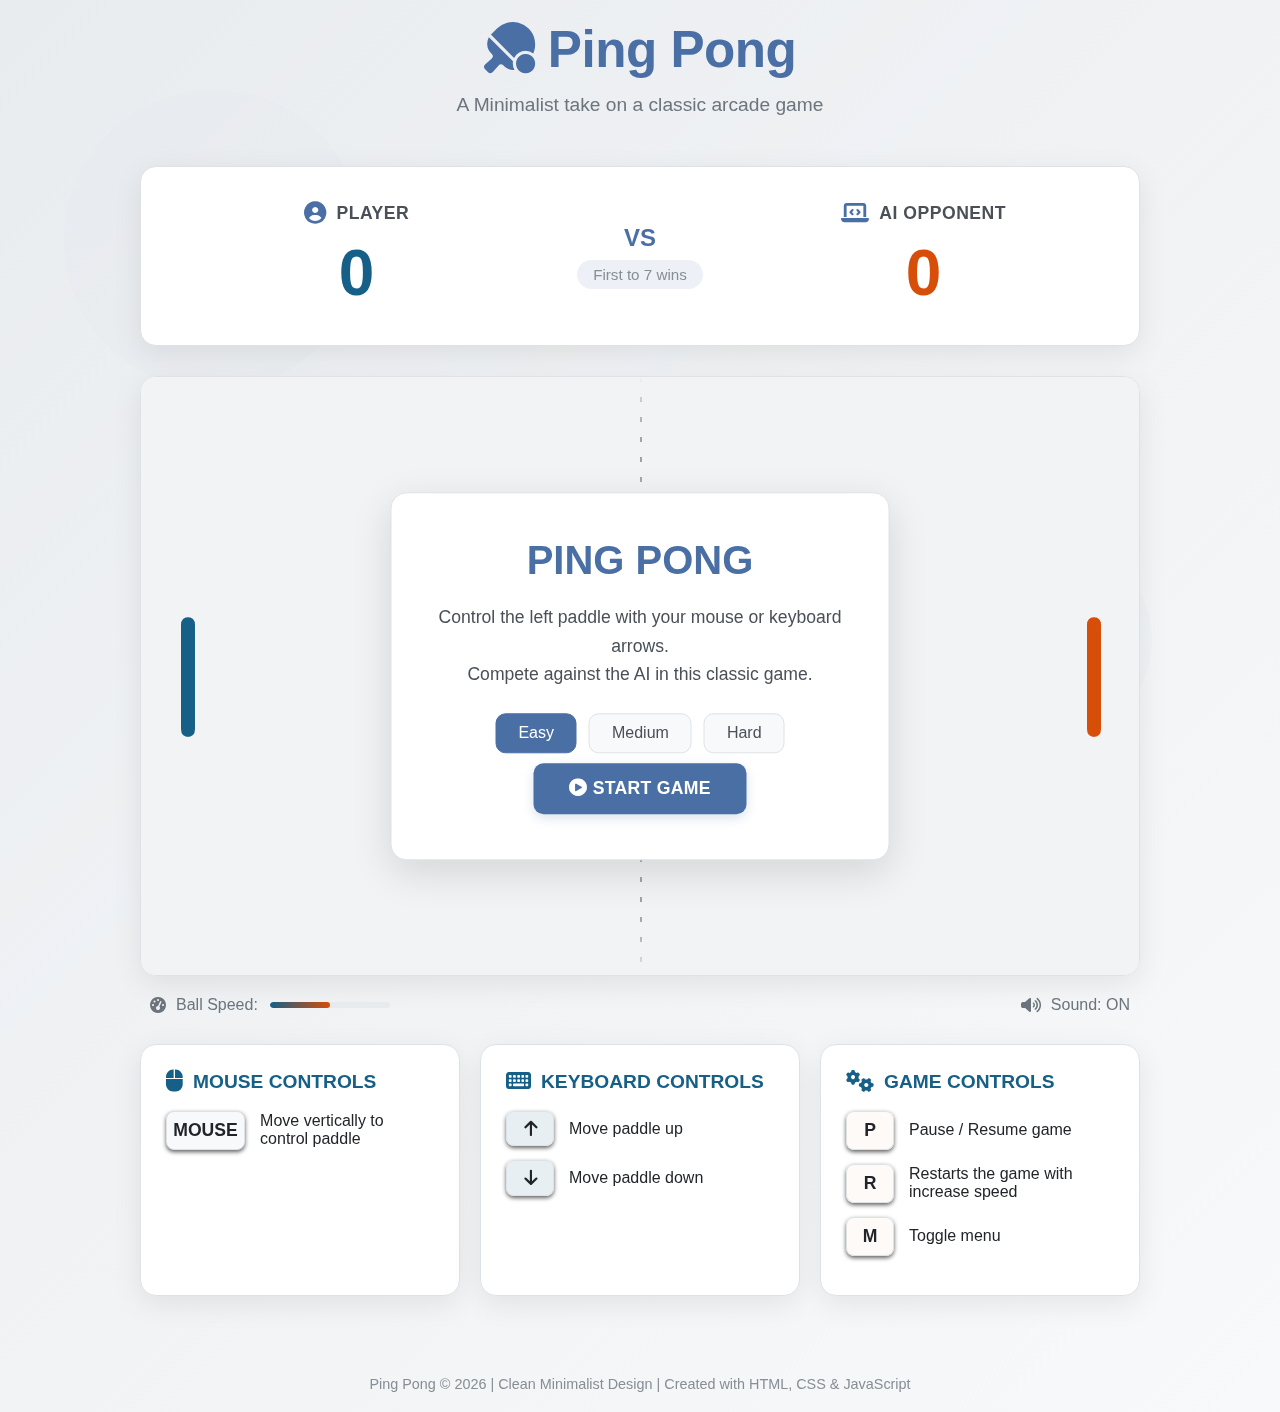
<file: index.html>
<!DOCTYPE html>
<html lang="en">
<head>
    <meta charset="UTF-8">
    <meta name="viewport" content="width=device-width, initial-scale=1.0">
    <title>Ping Pong | Minimal Arcade Game</title>
    <link rel="stylesheet" href="https://cdnjs.cloudflare.com/ajax/libs/font-awesome/6.4.0/css/all.min.css">
    <style>
        * {
            margin: 0;
            padding: 0;
            box-sizing: border-box;
        }

        :root {
            --primary-color: #4a6fa5;
            --secondary-color: #166088;
            --accent-color: #d74e09;
            --dark-bg: #f8f9fa;
            --darker-bg: #e9ecef;
            --light-text: #212529;
            --card-bg: #ffffff;
            --border-color: #dee2e6;
            --shadow: 0 8px 30px rgba(0, 0, 0, 0.08);
            --shadow-hover: 0 12px 40px rgba(0, 0, 0, 0.12);
        }

        body {
            font-family: -apple-system, BlinkMacSystemFont, 'Segoe UI', Roboto, Oxygen, Ubuntu, sans-serif;
            background: linear-gradient(135deg, var(--darker-bg) 0%, var(--dark-bg) 100%);
            color: var(--light-text);
            min-height: 100vh;
            display: flex;
            flex-direction: column;
            align-items: center;
            justify-content: center;
            overflow-x: hidden;
            position: relative;
        }

        /* Subtle background elements */
        .bg-elements {
            position: fixed;
            top: 0;
            left: 0;
            width: 100%;
            height: 100%;
            z-index: -1;
            overflow: hidden;
            opacity: 0.3;
        }

        .bg-circle {
            position: absolute;
            border-radius: 50%;
            background: rgba(74, 111, 165, 0.05);
            animation: float 25s infinite linear;
        }

        .bg-circle:nth-child(1) {
            width: 300px;
            height: 300px;
            top: 10%;
            left: 5%;
            animation-delay: 0s;
        }

        .bg-circle:nth-child(2) {
            width: 200px;
            height: 200px;
            top: 60%;
            right: 10%;
            animation-delay: -8s;
            animation-duration: 20s;
            background: rgba(22, 96, 136, 0.05);
        }

        .bg-circle:nth-child(3) {
            width: 150px;
            height: 150px;
            bottom: 20%;
            left: 15%;
            animation-delay: -15s;
            animation-duration: 30s;
            background: rgba(215, 78, 9, 0.05);
        }

        @keyframes float {
            0% {
                transform: translate(0, 0) rotate(0deg);
            }
            25% {
                transform: translate(20px, 30px) rotate(90deg);
            }
            50% {
                transform: translate(0, 60px) rotate(180deg);
            }
            75% {
                transform: translate(-20px, 30px) rotate(270deg);
            }
            100% {
                transform: translate(0, 0) rotate(360deg);
            }
        }

        .header {
            text-align: center;
            margin-bottom: 30px;
            padding: 20px;
            width: 100%;
            max-width: 1200px;
        }

        h1 {
            font-size: 3.2rem;
            font-weight: 700;
            color: var(--primary-color);
            margin-bottom: 10px;
            letter-spacing: -0.5px;
        }

        .tagline {
            font-size: 1.2rem;
            color: #6c757d;
            margin-top: 15px;
            font-weight: 400;
        }

        .game-container {
            position: relative;
            width: 1000px;
            height: 600px;
            margin: 0 auto;
            border-radius: 16px;
            overflow: hidden;
            box-shadow: var(--shadow);
            background: var(--card-bg);
            border: 1px solid var(--border-color);
            z-index: 1;
        }

        #gameCanvas {
            display: block;
            background: #f1f3f5;
        }

        .scoreboard {
            display: flex;
            justify-content: space-between;
            align-items: center;
            width: 1000px;
            margin-bottom: 30px;
            padding: 25px;
            background: var(--card-bg);
            border-radius: 16px;
            border: 1px solid var(--border-color);
            box-shadow: var(--shadow);
            position: relative;
            overflow: hidden;
        }

        .score {
            display: flex;
            flex-direction: column;
            align-items: center;
            flex: 1;
            padding: 10px;
            transition: all 0.3s ease;
        }

        .score.active {
            transform: scale(1.03);
            background: rgba(74, 111, 165, 0.05);
            border-radius: 12px;
        }

        .player-name {
            font-size: 1.1rem;
            font-weight: 600;
            margin-bottom: 12px;
            color: #495057;
            display: flex;
            align-items: center;
            gap: 10px;
            letter-spacing: 0.5px;
        }

        .player-name i {
            font-size: 1.4rem;
            color: var(--primary-color);
        }

        .player-score {
            font-size: 4rem;
            font-weight: 800;
            color: var(--light-text);
            position: relative;
            font-feature-settings: "tnum";
        }

        .player-score.player {
            color: var(--secondary-color);
        }

        .player-score.computer {
            color: var(--accent-color);
        }

        .vs-container {
            display: flex;
            flex-direction: column;
            align-items: center;
            padding: 0 30px;
        }

        .vs {
            font-size: 1.5rem;
            font-weight: 600;
            color: var(--primary-color);
            margin-bottom: 8px;
        }

        .winning-score {
            font-size: 0.95rem;
            color: #868e96;
            background: rgba(74, 111, 165, 0.1);
            padding: 6px 16px;
            border-radius: 20px;
            font-weight: 500;
        }

        .controls-container {
            display: grid;
            grid-template-columns: repeat(3, 1fr);
            gap: 20px;
            width: 1000px;
            margin-top: 30px;
            margin-bottom: 30px;
        }

        .control-card {
            background: var(--card-bg);
            border-radius: 16px;
            padding: 25px;
            border: 1px solid var(--border-color);
            transition: all 0.3s ease;
            box-shadow: var(--shadow);
        }

        .control-card:hover {
            transform: translateY(-5px);
            border-color: var(--primary-color);
            box-shadow: var(--shadow-hover);
        }

        .control-card h3 {
            font-size: 1.2rem;
            margin-bottom: 18px;
            color: var(--secondary-color);
            display: flex;
            align-items: center;
            gap: 10px;
            font-weight: 600;
        }

        .control-card h3 i {
            font-size: 1.4rem;
        }

        .control-item {
            display: flex;
            align-items: center;
            margin-bottom: 14px;
        }

        .key {
            display: inline-flex;
            align-items: center;
            justify-content: center;
            background: #f8f9fa;
            color: var(--light-text);
            padding: 8px 14px;
            margin-right: 15px;
            border-radius: 8px;
            border: 1px solid var(--border-color);
            min-width: 48px;
            text-align: center;
            font-weight: 600;
            font-size: 1.1rem;
            box-shadow: 0 2px 4px rgba(0, 0, 0, 0.623);
        }

        .control-card:nth-child(2) .key {
            background: rgba(22, 96, 136, 0.103);
        }

        .control-card:nth-child(3) .key {
            background: rgba(215, 78, 9, 0.027);
        }

        .game-status {
            position: absolute;
            top: 50%;
            left: 50%;
            transform: translate(-50%, -50%);
            background: var(--card-bg);
            padding: 45px;
            border-radius: 16px;
            border: 1px solid var(--border-color);
            text-align: center;
            z-index: 10;
            min-width: 480px;
            box-shadow: var(--shadow-hover);
            animation: fadeIn 0.4s ease-out;
        }

        @keyframes fadeIn {
            from { opacity: 0; transform: translate(-50%, -50%) scale(0.95); }
            to { opacity: 1; transform: translate(-50%, -50%) scale(1); }
        }

        .game-status h2 {
            font-size: 2.5rem;
            margin-bottom: 20px;
            color: var(--primary-color);
            font-weight: 700;
        }

        .game-status p {
            margin-bottom: 25px;
            font-size: 1.1rem;
            line-height: 1.6;
            color: #495057;
        }

        .btn {
            background: var(--primary-color);
            color: white;
            border: none;
            padding: 15px 36px;
            font-size: 1.1rem;
            border-radius: 10px;
            cursor: pointer;
            transition: all 0.3s ease;
            font-weight: 600;
            letter-spacing: 0.3px;
            margin-top: 10px;
            box-shadow: 0 4px 12px rgba(74, 111, 165, 0.2);
        }

        .btn:hover {
            background: var(--secondary-color);
            transform: translateY(-2px);
            box-shadow: 0 6px 16px rgba(74, 111, 165, 0.3);
        }

        .btn:active {
            transform: translateY(0);
        }

        .btn-secondary {
            background: #6c757d;
            margin-left: 15px;
        }

        .btn-secondary:hover {
            background: #5a6268;
        }

        .hidden {
            display: none;
        }

        .footer {
            margin-top: 30px;
            text-align: center;
            color: #868e96;
            font-size: 0.9rem;
            padding: 20px;
            width: 100%;
        }

        .difficulty-selector {
            display: flex;
            gap: 12px;
            margin-top: 20px;
            justify-content: center;
        }

        .difficulty-btn {
            padding: 10px 22px;
            border-radius: 10px;
            background: #f8f9fa;
            border: 1px solid var(--border-color);
            color: #495057;
            cursor: pointer;
            transition: all 0.3s ease;
            font-weight: 500;
        }

        .difficulty-btn.active {
            background: var(--primary-color);
            color: white;
            border-color: var(--primary-color);
        }

        .game-info {
            display: flex;
            justify-content: space-between;
            width: 1000px;
            margin-top: 20px;
            padding: 0 10px;
        }

        .info-item {
            display: flex;
            align-items: center;
            gap: 10px;
            color: #6c757d;
            font-weight: 500;
        }

        .ball-speed-indicator {
            display: flex;
            align-items: center;
            gap: 12px;
        }

        .speed-bar {
            width: 120px;
            height: 6px;
            background: #e9ecef;
            border-radius: 3px;
            overflow: hidden;
        }

        .speed-fill {
            height: 100%;
            background: linear-gradient(90deg, var(--secondary-color), var(--accent-color));
            border-radius: 3px;
            width: 0%;
            transition: width 0.5s ease;
        }

        /* Particle effects for scoring */
        .particle {
            position: absolute;
            pointer-events: none;
            border-radius: 50%;
            z-index: 2;
        }

        /* Responsive design */
        @media (max-width: 1100px) {
            .game-container, .scoreboard, .controls-container, .game-info {
                width: 95%;
                max-width: 95%;
            }
            
            .game-container {
                height: 500px;
            }
            
            h1 {
                font-size: 2.6rem;
            }
        }

        @media (max-width: 768px) {
            .controls-container {
                grid-template-columns: 1fr;
            }
            
            .game-container {
                height: 400px;
            }
            
            h1 {
                font-size: 2.2rem;
            }
            
            .player-score {
                font-size: 3.2rem;
            }
            
            .game-status {
                min-width: 90%;
                padding: 30px;
            }
            
            .game-status h2 {
                font-size: 2rem;
            }
        }
    </style>
</head>
<body>
    <div class="bg-elements">
        <div class="bg-circle"></div>
        <div class="bg-circle"></div>
        <div class="bg-circle"></div>
    </div>

    <div class="header">
        <h1><i class="fas fa-table-tennis"></i> Ping Pong</h1>
        <p class="tagline">A Minimalist take on a classic arcade game</p>
    </div>

    <div class="scoreboard">
        <div class="score" id="playerScoreContainer">
            <div class="player-name"><i class="fas fa-user-circle"></i> PLAYER</div>
            <div id="playerScore" class="player-score player">0</div>
        </div>
        
        <div class="vs-container">
            <div class="vs">VS</div>
            <div class="winning-score">First to 7 wins</div>
        </div>
        
        <div class="score" id="computerScoreContainer">
            <div class="player-name"><i class="fas fa-laptop-code"></i> AI OPPONENT</div>
            <div id="computerScore" class="player-score computer">0</div>
        </div>
    </div>

    <div class="game-container">
        <canvas id="gameCanvas" width="1000" height="600"></canvas>
        
        <div id="startScreen" class="game-status">
            <h2>PING PONG</h2>
            <p>Control the left paddle with your mouse or keyboard arrows.<br>Compete against the AI in this classic game.</p>
            
            <div class="difficulty-selector">
                <div class="difficulty-btn active" data-level="easy">Easy</div>
                <div class="difficulty-btn" data-level="medium">Medium</div>
                <div class="difficulty-btn" data-level="hard">Hard</div>
            </div>
            
            <button id="startButton" class="btn"><i class="fas fa-play-circle"></i> START GAME</button>
        </div>
        
        <div id="gameOverScreen" class="game-status hidden">
            <h2 id="gameOverTitle">VICTORY</h2>
            <p id="gameOverMessage"></p>
            <div>
                <button id="restartButton" class="btn"><i class="fas fa-redo-alt"></i> PLAY AGAIN</button>
                <button id="menuButton" class="btn btn-secondary"><i class="fas fa-home"></i> MAIN MENU</button>
            </div>
        </div>
        
        <div id="pauseScreen" class="game-status hidden">
            <h2>GAME PAUSED</h2>
            <p>Take a break</p>
            <button id="resumeButton" class="btn"><i class="fas fa-play-circle"></i> RESUME</button>
        </div>
    </div>

    <div class="game-info">
        <div class="info-item">
            <i class="fas fa-tachometer-alt"></i>
            <div class="ball-speed-indicator">
                <span>Ball Speed:</span>
                <div class="speed-bar">
                    <div id="speedFill" class="speed-fill"></div>
                </div>
            </div>
        </div>
        <div class="info-item">
            <i class="fas fa-volume-up"></i>
            <span>Sound: ON</span>
        </div>
    </div>

    <div class="controls-container">
        <div class="control-card">
            <h3><i class="fas fa-mouse"></i> MOUSE CONTROLS</h3>
            <div class="control-item">
                <div class="key">MOUSE</div>
                <span>Move vertically to control paddle</span>
            </div>
        </div>
        
        <div class="control-card">
            <h3><i class="fas fa-keyboard"></i> KEYBOARD CONTROLS</h3>
            <div class="control-item">
                <div class="key"><i class="fas fa-arrow-up"></i></div>
                <span>Move paddle up</span>
            </div>
            <div class="control-item">
                <div class="key"><i class="fas fa-arrow-down"></i></div>
                <span>Move paddle down</span>
            </div>
        </div>
        
        <div class="control-card">
            <h3><i class="fas fa-cogs"></i> GAME CONTROLS</h3>
            <div class="control-item">
                <div class="key">P</div>
                <span>Pause / Resume game</span>
            </div>
            <div class="control-item">
                <div class="key">R</div>
                <span>Restarts the game with increase speed</span>
            </div>
            <div class="control-item">
                <div class="key">M</div>
                <span>Toggle menu</span>
            </div>
        </div>
    </div>

    <div class="footer">
        <p>Ping Pong &copy; 2026 | Clean Minimalist Design | Created with HTML, CSS & JavaScript</p>
    </div>

    <script>
        // Game elements
        const canvas = document.getElementById('gameCanvas');
        const ctx = canvas.getContext('2d');
        const playerScoreElement = document.getElementById('playerScore');
        const computerScoreElement = document.getElementById('computerScore');
        const playerScoreContainer = document.getElementById('playerScoreContainer');
        const computerScoreContainer = document.getElementById('computerScoreContainer');
        const startScreen = document.getElementById('startScreen');
        const gameOverScreen = document.getElementById('gameOverScreen');
        const pauseScreen = document.getElementById('pauseScreen');
        const startButton = document.getElementById('startButton');
        const restartButton = document.getElementById('restartButton');
        const menuButton = document.getElementById('menuButton');
        const resumeButton = document.getElementById('resumeButton');
        const gameOverTitle = document.getElementById('gameOverTitle');
        const gameOverMessage = document.getElementById('gameOverMessage');
        const speedFill = document.getElementById('speedFill');
        const difficultyButtons = document.querySelectorAll('.difficulty-btn');
        
        // Game variables
        let playerScore = 0;
        let computerScore = 0;
        let gameRunning = false;
        let gamePaused = false;
        let gameOver = false;
        let animationId;
        const winningScore = 7;
        let difficulty = 'medium'; // easy, medium, hard
        let particles = [];
        
        // Difficulty settings
        const difficultySettings = {
            easy: { computerSpeed: 0.7, computerError: 25, ballSpeed: 5 },
            medium: { computerSpeed: 0.85, computerError: 15, ballSpeed: 6 },
            hard: { computerSpeed: 1.0, computerError: 5, ballSpeed: 7 }
        };
        
        // Paddle properties
        const paddleWidth = 14;
        const paddleHeight = 120;
        const paddleSpeed = 10;
        
        // Player paddle
        const playerPaddle = {
            x: 40,
            y: canvas.height / 2 - paddleHeight / 2,
            width: paddleWidth,
            height: paddleHeight,
            color: '#166088',
            speed: paddleSpeed,
            movingUp: false,
            movingDown: false,
            active: false
        };
        
        // Computer paddle
        const computerPaddle = {
            x: canvas.width - 40 - paddleWidth,
            y: canvas.height / 2 - paddleHeight / 2,
            width: paddleWidth,
            height: paddleHeight,
            color: '#d74e09',
            speed: paddleSpeed * difficultySettings[difficulty].computerSpeed,
            active: false
        };
        
        // Ball properties
        const ball = {
            x: canvas.width / 2,
            y: canvas.height / 2,
            radius: 12,
            speed: difficultySettings[difficulty].ballSpeed,
            velocityX: difficultySettings[difficulty].ballSpeed,
            velocityY: difficultySettings[difficulty].ballSpeed,
            color: '#4a6fa5',
            trail: []
        };
        
        // Draw a rounded rectangle (for paddles)
        function drawRoundedRect(x, y, width, height, radius, color) {
            ctx.fillStyle = color;
            ctx.beginPath();
            ctx.moveTo(x + radius, y);
            ctx.lineTo(x + width - radius, y);
            ctx.quadraticCurveTo(x + width, y, x + width, y + radius);
            ctx.lineTo(x + width, y + height - radius);
            ctx.quadraticCurveTo(x + width, y + height, x + width - radius, y + height);
            ctx.lineTo(x + radius, y + height);
            ctx.quadraticCurveTo(x, y + height, x, y + height - radius);
            ctx.lineTo(x, y + radius);
            ctx.quadraticCurveTo(x, y, x + radius, y);
            ctx.closePath();
            ctx.fill();
        }
        
        // Draw the ball with subtle trail effect
        function drawBall(x, y, radius, color) {
            // Draw subtle trail
            for (let i = 0; i < ball.trail.length; i++) {
                const alpha = i / ball.trail.length * 0.4;
                const trailRadius = radius * (i / ball.trail.length * 0.7);
                
                ctx.beginPath();
                ctx.arc(ball.trail[i].x, ball.trail[i].y, trailRadius, 0, Math.PI * 2);
                ctx.fillStyle = `rgba(74, 111, 165, ${alpha})`;
                ctx.fill();
            }
            
            // Draw main ball with gradient
            const gradient = ctx.createRadialGradient(x, y, 0, x, y, radius);
            gradient.addColorStop(0, '#ffffff');
            gradient.addColorStop(1, color);
            
            ctx.fillStyle = gradient;
            ctx.beginPath();
            ctx.arc(x, y, radius, 0, Math.PI * 2);
            ctx.fill();
            
            // Update trail
            ball.trail.unshift({x: x, y: y});
            if (ball.trail.length > 6) {
                ball.trail.pop();
            }
        }
        
        // Draw the net (center line) with subtle effect
        function drawNet() {
            const gradient = ctx.createLinearGradient(canvas.width / 2, 0, canvas.width / 2, canvas.height);
            gradient.addColorStop(0, 'transparent');
            gradient.addColorStop(0.2, '#adb5bd');
            gradient.addColorStop(0.5, '#4a6fa5');
            gradient.addColorStop(0.8, '#adb5bd');
            gradient.addColorStop(1, 'transparent');
            
            ctx.setLineDash([5, 15]);
            ctx.beginPath();
            ctx.moveTo(canvas.width / 2, 0);
            ctx.lineTo(canvas.width / 2, canvas.height);
            ctx.strokeStyle = gradient;
            ctx.lineWidth = 2;
            ctx.stroke();
            ctx.setLineDash([]);
        }
        
        // Draw subtle particles
        function drawParticles() {
            for (let i = 0; i < particles.length; i++) {
                const p = particles[i];
                
                ctx.globalAlpha = p.alpha;
                ctx.fillStyle = p.color;
                ctx.beginPath();
                ctx.arc(p.x, p.y, p.size, 0, Math.PI * 2);
                ctx.fill();
                
                // Update particle
                p.x += p.vx;
                p.y += p.vy;
                p.alpha -= 0.02;
                p.size -= 0.1;
                
                // Remove dead particles
                if (p.alpha <= 0 || p.size <= 0) {
                    particles.splice(i, 1);
                    i--;
                }
            }
            ctx.globalAlpha = 1;
        }
        
        // Create subtle particle effects
        function createParticles(x, y, color, count = 10) {
            for (let i = 0; i < count; i++) {
                particles.push({
                    x: x,
                    y: y,
                    size: Math.random() * 3 + 1,
                    color: color,
                    vx: Math.random() * 4 - 2,
                    vy: Math.random() * 4 - 2,
                    alpha: 0.7
                });
            }
        }
        
        // Draw everything on the canvas
        function draw() {
            // Clear canvas with subtle fade effect
            ctx.fillStyle = 'rgba(241, 243, 245, 0.2)';
            ctx.fillRect(0, 0, canvas.width, canvas.height);
            
            // Draw net
            drawNet();
            
            // Draw particles
            drawParticles();
            
            // Draw paddles
            drawRoundedRect(playerPaddle.x, playerPaddle.y, playerPaddle.width, playerPaddle.height, 8, playerPaddle.color);
            drawRoundedRect(computerPaddle.x, computerPaddle.y, computerPaddle.width, computerPaddle.height, 8, computerPaddle.color);
            
            // Draw ball
            drawBall(ball.x, ball.y, ball.radius, ball.color);
        }
        
        // Move player paddle based on keyboard input
        function movePlayerPaddle() {
            // Keyboard controls
            if (playerPaddle.movingUp && playerPaddle.y > 0) {
                playerPaddle.y -= playerPaddle.speed;
            }
            if (playerPaddle.movingDown && playerPaddle.y + playerPaddle.height < canvas.height) {
                playerPaddle.y += playerPaddle.speed;
            }
            
            // Keep paddle within canvas bounds
            if (playerPaddle.y < 0) playerPaddle.y = 0;
            if (playerPaddle.y + playerPaddle.height > canvas.height) {
                playerPaddle.y = canvas.height - playerPaddle.height;
            }
        }
        
        // Move computer paddle (AI)
        function moveComputerPaddle() {
            // AI with difficulty-based imperfection
            const computerPaddleCenter = computerPaddle.y + computerPaddle.height / 2;
            const ballCenter = ball.y;
            
            // Add randomness based on difficulty
            const reactionError = Math.random() * difficultySettings[difficulty].computerError * 2 - difficultySettings[difficulty].computerError;
            
            if (computerPaddleCenter < ballCenter + reactionError) {
                computerPaddle.y += computerPaddle.speed;
            } else if (computerPaddleCenter > ballCenter + reactionError) {
                computerPaddle.y -= computerPaddle.speed;
            }
            
            // Keep computer paddle within canvas bounds
            if (computerPaddle.y < 0) computerPaddle.y = 0;
            if (computerPaddle.y + computerPaddle.height > canvas.height) {
                computerPaddle.y = canvas.height - computerPaddle.height;
            }
        }
        
        // Move the ball
        function moveBall() {
            // Update ball position
            ball.x += ball.velocityX;
            ball.y += ball.velocityY;
            
            // Ball collision with top and bottom walls
            if (ball.y + ball.radius > canvas.height || ball.y - ball.radius < 0) {
                ball.velocityY = -ball.velocityY;
                
                // Create subtle particles on wall hit
                createParticles(ball.x, ball.y, '#adb5bd', 5);
                
                // Update ball speed indicator
                updateSpeedIndicator();
            }
            
            // Ball collision with paddles
            if (
                ball.x - ball.radius < playerPaddle.x + playerPaddle.width &&
                ball.x + ball.radius > playerPaddle.x &&
                ball.y + ball.radius > playerPaddle.y &&
                ball.y - ball.radius < playerPaddle.y + playerPaddle.height
            ) {
                // Collision with player paddle
                handlePaddleCollision(playerPaddle);
            } else if (
                ball.x + ball.radius > computerPaddle.x &&
                ball.x - ball.radius < computerPaddle.x + computerPaddle.width &&
                ball.y + ball.radius > computerPaddle.y &&
                ball.y - ball.radius < computerPaddle.y + computerPaddle.height
            ) {
                // Collision with computer paddle
                handlePaddleCollision(computerPaddle);
            }
            
            // Score points
            if (ball.x - ball.radius < 0) {
                // Computer scores
                computerScore++;
                computerScoreElement.textContent = computerScore;
                computerScoreContainer.classList.add('active');
                setTimeout(() => computerScoreContainer.classList.remove('active'), 300);
                
                // Create subtle scoring particles
                createParticles(canvas.width / 4, canvas.height / 2, '#d74e09', 12);
                
                resetBall();
            } else if (ball.x + ball.radius > canvas.width) {
                // Player scores
                playerScore++;
                playerScoreElement.textContent = playerScore;
                playerScoreContainer.classList.add('active');
                setTimeout(() => playerScoreContainer.classList.remove('active'), 300);
                
                // Create subtle scoring particles
                createParticles(canvas.width * 3/4, canvas.height / 2, '#166088', 12);
                
                resetBall();
            }
            
            // Check for win condition
            if (playerScore >= winningScore || computerScore >= winningScore) {
                endGame();
            }
        }
        
        // Handle paddle collision
        function handlePaddleCollision(paddle) {
            // Calculate angle based on where the ball hits the paddle
            let collidePoint = (ball.y - (paddle.y + paddle.height / 2)) / (paddle.height / 2);
            
            // Calculate angle in radians (max 60 degrees)
            let angleRad = collidePoint * (Math.PI / 4);
            
            // Determine direction of the ball (left or right)
            let direction = (ball.x < canvas.width / 2) ? 1 : -1;
            
            // Change velocity based on angle
            ball.velocityX = direction * ball.speed * Math.cos(angleRad);
            ball.velocityY = ball.speed * Math.sin(angleRad);
            
            // Increase speed slightly with each hit (to increase difficulty)
            ball.speed += 0.1;
            
            // Update ball speed indicator
            updateSpeedIndicator();
            
            // Visual feedback for paddle hit
            paddle.active = true;
            createParticles(ball.x, ball.y, paddle.color, 8);
            
            setTimeout(() => {
                paddle.active = false;
            }, 200);
        }
        
        // Update ball speed indicator
        function updateSpeedIndicator() {
            const maxSpeed = 12;
            const percentage = (ball.speed / maxSpeed) * 100;
            speedFill.style.width = `${Math.min(percentage, 100)}%`;
        }
        
        // Reset ball to center
        function resetBall() {
            ball.x = canvas.width / 2;
            ball.y = canvas.height / 2;
            ball.speed = difficultySettings[difficulty].ballSpeed;
            ball.trail = [];
            
            // Randomize initial direction (towards the player who just scored)
            ball.velocityX = (ball.velocityX > 0) ? -ball.speed : ball.speed;
            ball.velocityY = (Math.random() * 2 - 1) * ball.speed;
            
            updateSpeedIndicator();
        }
        
        // Game loop
        function gameLoop() {
            if (!gameRunning || gamePaused || gameOver) return;
            
            // Update game state
            movePlayerPaddle();
            moveComputerPaddle();
            moveBall();
            
            // Draw everything
            draw();
            
            // Continue the game loop
            animationId = requestAnimationFrame(gameLoop);
        }
        
        // Start the game
        function startGame() {
            playerScore = 0;
            computerScore = 0;
            playerScoreElement.textContent = "0";
            computerScoreElement.textContent = "0";
            
            // Reset paddles
            playerPaddle.y = canvas.height / 2 - paddleHeight / 2;
            computerPaddle.y = canvas.height / 2 - paddleHeight / 2;
            
            // Update computer paddle speed based on difficulty
            computerPaddle.speed = paddleSpeed * difficultySettings[difficulty].computerSpeed;
            
            // Reset ball
            resetBall();
            
            // Clear particles
            particles = [];
            
            // Update game state
            gameRunning = true;
            gamePaused = false;
            gameOver = false;
            
            // Hide screens
            startScreen.classList.add('hidden');
            gameOverScreen.classList.add('hidden');
            pauseScreen.classList.add('hidden');
            
            // Start game loop
            gameLoop();
        }
        
        // End the game
        function endGame() {
            gameRunning = false;
            gameOver = true;
            
            // Determine winner
            let winner = playerScore > computerScore ? "PLAYER" : "AI";
            
            // Update game over screen
            gameOverTitle.textContent = playerScore > computerScore ? "VICTORY!" : "DEFEAT";
            gameOverTitle.style.color = playerScore > computerScore ? "#166088" : "#d74e09";
            
            gameOverMessage.textContent = playerScore > computerScore 
                ? `Congratulations! You defeated the AI ${playerScore} to ${computerScore}.` 
                : `The AI defeated you ${computerScore} to ${playerScore}. Try again!`;
            
            // Create subtle celebration particles
            const particleColor = playerScore > computerScore ? '#166088' : '#d74e09';
            for (let i = 0; i < 30; i++) {
                setTimeout(() => {
                    createParticles(
                        Math.random() * canvas.width,
                        Math.random() * canvas.height,
                        particleColor,
                        2
                    );
                }, i * 50);
            }
            
            // Show game over screen
            gameOverScreen.classList.remove('hidden');
        }
        
        // Pause/resume game
        function togglePause() {
            if (!gameRunning || gameOver) return;
            
            gamePaused = !gamePaused;
            
            if (gamePaused) {
                pauseScreen.classList.remove('hidden');
                cancelAnimationFrame(animationId);
            } else {
                pauseScreen.classList.add('hidden');
                gameLoop();
            }
        }
        
        // Mouse movement handler
        function handleMouseMove(e) {
            if (!gameRunning || gamePaused || gameOver) return;
            
            // Get mouse position relative to canvas
            const rect = canvas.getBoundingClientRect();
            const mouseY = e.clientY - rect.top;
            
            // Move player paddle to mouse position (centered)
            playerPaddle.y = mouseY - playerPaddle.height / 2;
            
            // Keep paddle within canvas bounds
            if (playerPaddle.y < 0) playerPaddle.y = 0;
            if (playerPaddle.y + playerPaddle.height > canvas.height) {
                playerPaddle.y = canvas.height - playerPaddle.height;
            }
        }
        
        // Keyboard input handlers
        function handleKeyDown(e) {
            switch(e.key.toLowerCase()) {
                case 'arrowup':
                    playerPaddle.movingUp = true;
                    break;
                case 'arrowdown':
                    playerPaddle.movingDown = true;
                    break;
                case 'p':
                    togglePause();
                    break;
                case 'r':
                    startGame();
                    break;
                case 'm':
                    if (gameRunning && !gameOver) {
                        togglePause();
                    }
                    break;
            }
        }
        
        function handleKeyUp(e) {
            switch(e.key.toLowerCase()) {
                case 'arrowup':
                    playerPaddle.movingUp = false;
                    break;
                case 'arrowdown':
                    playerPaddle.movingDown = false;
                    break;
            }
        }
        
        // Set difficulty
        function setDifficulty(level) {
            difficulty = level;
            
            // Update UI
            difficultyButtons.forEach(btn => {
                btn.classList.remove('active');
                if (btn.dataset.level === level) {
                    btn.classList.add('active');
                }
            });
            
            // Update computer paddle speed for current game
            if (gameRunning) {
                computerPaddle.speed = paddleSpeed * difficultySettings[difficulty].computerSpeed;
            }
        }
        
        // Event listeners
        startButton.addEventListener('click', startGame);
        restartButton.addEventListener('click', startGame);
        menuButton.addEventListener('click', () => {
            gameOverScreen.classList.add('hidden');
            startScreen.classList.remove('hidden');
            gameRunning = false;
        });
        resumeButton.addEventListener('click', togglePause);
        
        // Difficulty buttons
        difficultyButtons.forEach(btn => {
            btn.addEventListener('click', () => setDifficulty(btn.dataset.level));
        });
        
        canvas.addEventListener('mousemove', handleMouseMove);
        document.addEventListener('keydown', handleKeyDown);
        document.addEventListener('keyup', handleKeyUp);
        
        // Initial draw
        draw();
        updateSpeedIndicator();
    </script>
</body>
</html>
</file>
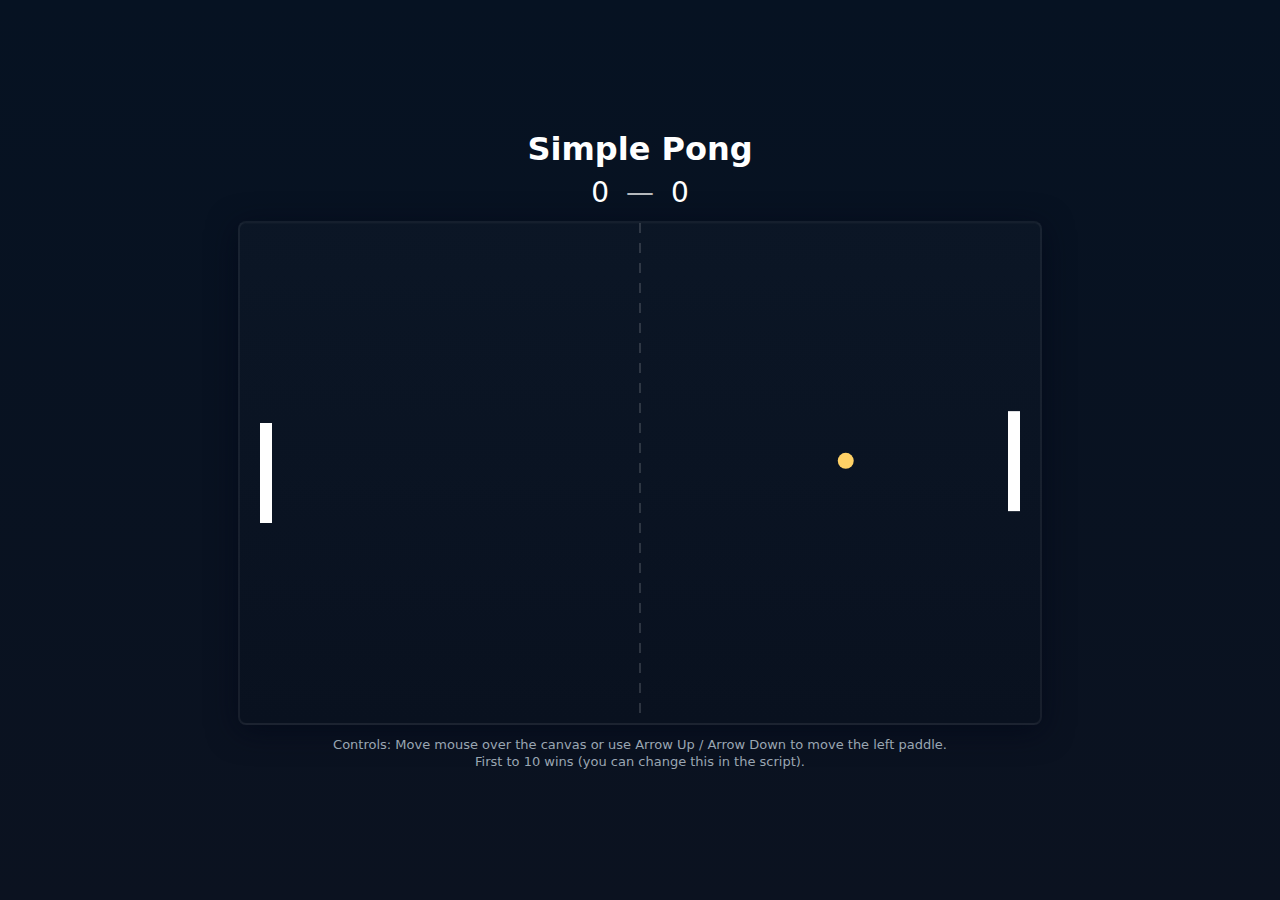
<file: Ping Pong/index.html>
<!doctype html>
<html lang="en">
<head>
  <meta charset="utf-8" />
  <meta name="viewport" content="width=device-width,initial-scale=1" />
  <title>Simple Pong</title>
  <link rel="stylesheet" href="styles.css" />
</head>
<body>
  <div class="container">
    <h1>Simple Pong</h1>
    <div id="scoreboard">
      <span id="leftScore">0</span>
      <span class="separator">—</span>
      <span id="rightScore">0</span>
    </div>
    <canvas id="game" width="800" height="500" tabindex="0"></canvas>
    <div class="instructions">
      Controls: Move mouse over the canvas or use Arrow Up / Arrow Down to move the left paddle.
      <br />
      First to 10 wins (you can change this in the script).
    </div>
  </div>
  <script src="script.js"></script>
</body>
</html>
</file>
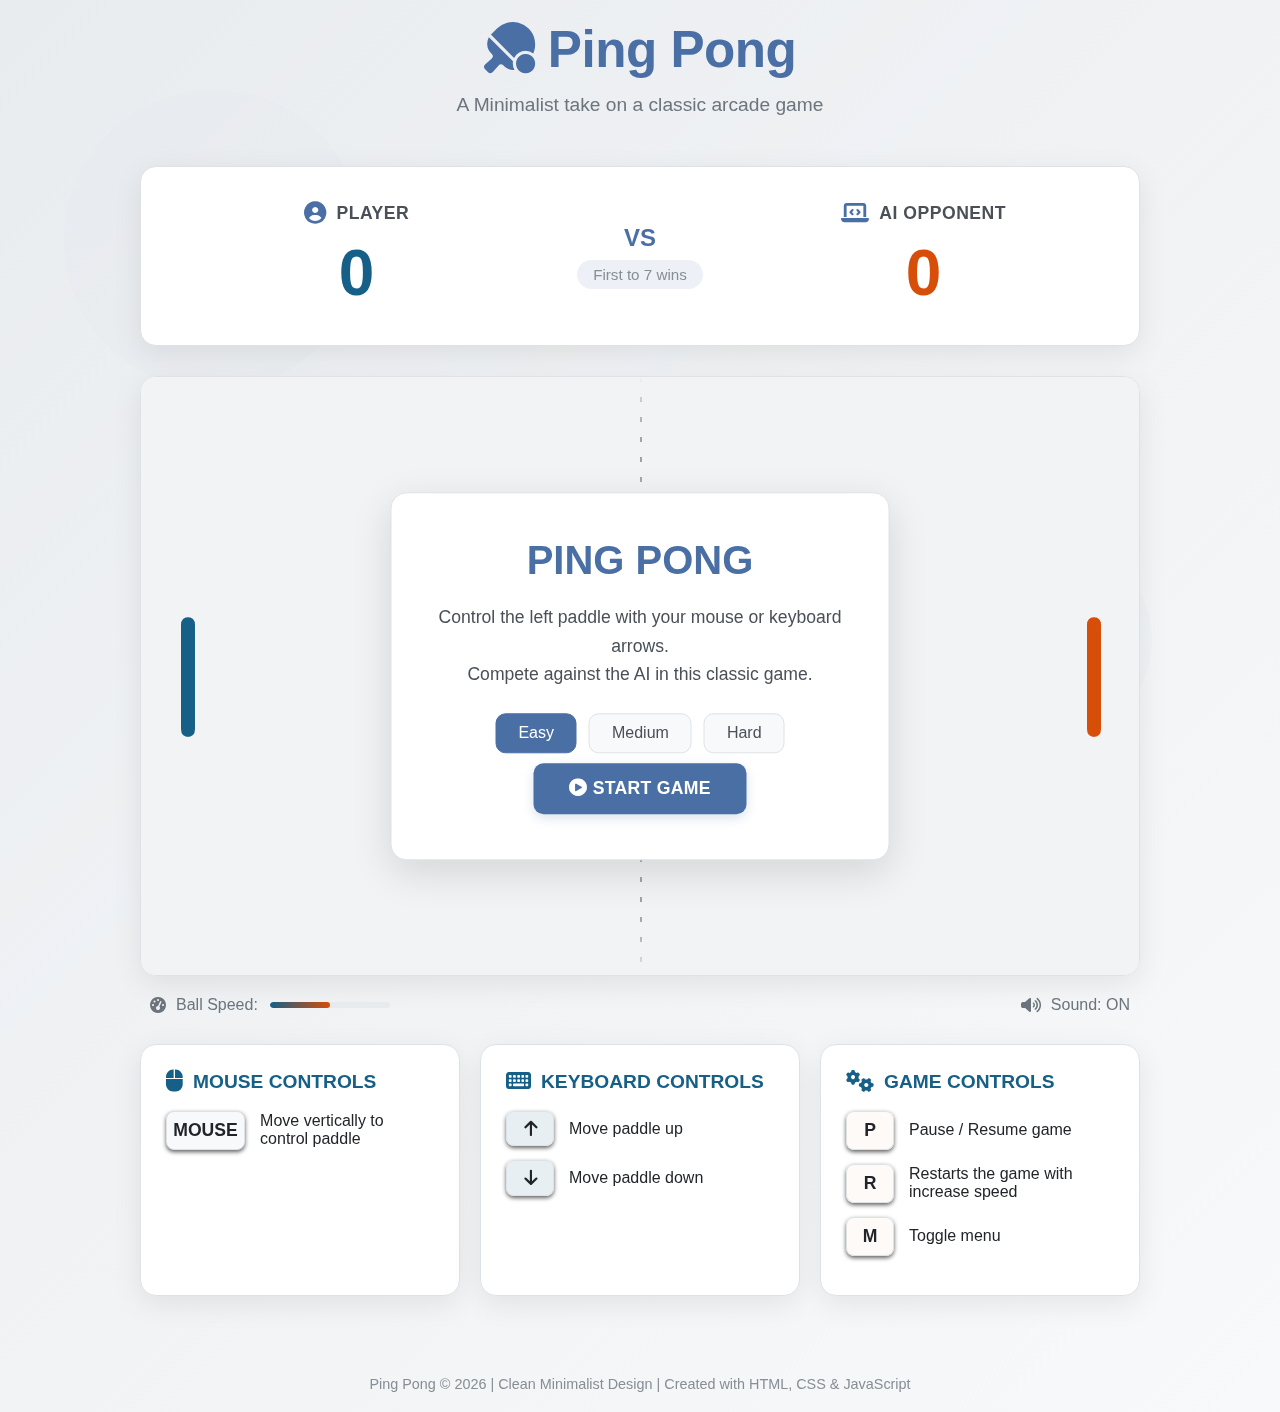
<file: index 3.html>
<!DOCTYPE html>
<html lang="en">
<head>
    <meta charset="UTF-8">
    <meta name="viewport" content="width=device-width, initial-scale=1.0">
    <title>Ping Pong | Minimal Arcade Game</title>
    <link rel="stylesheet" href="https://cdnjs.cloudflare.com/ajax/libs/font-awesome/6.4.0/css/all.min.css">
    <style>
        * {
            margin: 0;
            padding: 0;
            box-sizing: border-box;
        }

        :root {
            --primary-color: #4a6fa5;
            --secondary-color: #166088;
            --accent-color: #d74e09;
            --dark-bg: #f8f9fa;
            --darker-bg: #e9ecef;
            --light-text: #212529;
            --card-bg: #ffffff;
            --border-color: #dee2e6;
            --shadow: 0 8px 30px rgba(0, 0, 0, 0.08);
            --shadow-hover: 0 12px 40px rgba(0, 0, 0, 0.12);
        }

        body {
            font-family: -apple-system, BlinkMacSystemFont, 'Segoe UI', Roboto, Oxygen, Ubuntu, sans-serif;
            background: linear-gradient(135deg, var(--darker-bg) 0%, var(--dark-bg) 100%);
            color: var(--light-text);
            min-height: 100vh;
            display: flex;
            flex-direction: column;
            align-items: center;
            justify-content: center;
            overflow-x: hidden;
            position: relative;
        }

        /* Subtle background elements */
        .bg-elements {
            position: fixed;
            top: 0;
            left: 0;
            width: 100%;
            height: 100%;
            z-index: -1;
            overflow: hidden;
            opacity: 0.3;
        }

        .bg-circle {
            position: absolute;
            border-radius: 50%;
            background: rgba(74, 111, 165, 0.05);
            animation: float 25s infinite linear;
        }

        .bg-circle:nth-child(1) {
            width: 300px;
            height: 300px;
            top: 10%;
            left: 5%;
            animation-delay: 0s;
        }

        .bg-circle:nth-child(2) {
            width: 200px;
            height: 200px;
            top: 60%;
            right: 10%;
            animation-delay: -8s;
            animation-duration: 20s;
            background: rgba(22, 96, 136, 0.05);
        }

        .bg-circle:nth-child(3) {
            width: 150px;
            height: 150px;
            bottom: 20%;
            left: 15%;
            animation-delay: -15s;
            animation-duration: 30s;
            background: rgba(215, 78, 9, 0.05);
        }

        @keyframes float {
            0% {
                transform: translate(0, 0) rotate(0deg);
            }
            25% {
                transform: translate(20px, 30px) rotate(90deg);
            }
            50% {
                transform: translate(0, 60px) rotate(180deg);
            }
            75% {
                transform: translate(-20px, 30px) rotate(270deg);
            }
            100% {
                transform: translate(0, 0) rotate(360deg);
            }
        }

        .header {
            text-align: center;
            margin-bottom: 30px;
            padding: 20px;
            width: 100%;
            max-width: 1200px;
        }

        h1 {
            font-size: 3.2rem;
            font-weight: 700;
            color: var(--primary-color);
            margin-bottom: 10px;
            letter-spacing: -0.5px;
        }

        .tagline {
            font-size: 1.2rem;
            color: #6c757d;
            margin-top: 15px;
            font-weight: 400;
        }

        .game-container {
            position: relative;
            width: 1000px;
            height: 600px;
            margin: 0 auto;
            border-radius: 16px;
            overflow: hidden;
            box-shadow: var(--shadow);
            background: var(--card-bg);
            border: 1px solid var(--border-color);
            z-index: 1;
        }

        #gameCanvas {
            display: block;
            background: #f1f3f5;
        }

        .scoreboard {
            display: flex;
            justify-content: space-between;
            align-items: center;
            width: 1000px;
            margin-bottom: 30px;
            padding: 25px;
            background: var(--card-bg);
            border-radius: 16px;
            border: 1px solid var(--border-color);
            box-shadow: var(--shadow);
            position: relative;
            overflow: hidden;
        }

        .score {
            display: flex;
            flex-direction: column;
            align-items: center;
            flex: 1;
            padding: 10px;
            transition: all 0.3s ease;
        }

        .score.active {
            transform: scale(1.03);
            background: rgba(74, 111, 165, 0.05);
            border-radius: 12px;
        }

        .player-name {
            font-size: 1.1rem;
            font-weight: 600;
            margin-bottom: 12px;
            color: #495057;
            display: flex;
            align-items: center;
            gap: 10px;
            letter-spacing: 0.5px;
        }

        .player-name i {
            font-size: 1.4rem;
            color: var(--primary-color);
        }

        .player-score {
            font-size: 4rem;
            font-weight: 800;
            color: var(--light-text);
            position: relative;
            font-feature-settings: "tnum";
        }

        .player-score.player {
            color: var(--secondary-color);
        }

        .player-score.computer {
            color: var(--accent-color);
        }

        .vs-container {
            display: flex;
            flex-direction: column;
            align-items: center;
            padding: 0 30px;
        }

        .vs {
            font-size: 1.5rem;
            font-weight: 600;
            color: var(--primary-color);
            margin-bottom: 8px;
        }

        .winning-score {
            font-size: 0.95rem;
            color: #868e96;
            background: rgba(74, 111, 165, 0.1);
            padding: 6px 16px;
            border-radius: 20px;
            font-weight: 500;
        }

        .controls-container {
            display: grid;
            grid-template-columns: repeat(3, 1fr);
            gap: 20px;
            width: 1000px;
            margin-top: 30px;
            margin-bottom: 30px;
        }

        .control-card {
            background: var(--card-bg);
            border-radius: 16px;
            padding: 25px;
            border: 1px solid var(--border-color);
            transition: all 0.3s ease;
            box-shadow: var(--shadow);
        }

        .control-card:hover {
            transform: translateY(-5px);
            border-color: var(--primary-color);
            box-shadow: var(--shadow-hover);
        }

        .control-card h3 {
            font-size: 1.2rem;
            margin-bottom: 18px;
            color: var(--secondary-color);
            display: flex;
            align-items: center;
            gap: 10px;
            font-weight: 600;
        }

        .control-card h3 i {
            font-size: 1.4rem;
        }

        .control-item {
            display: flex;
            align-items: center;
            margin-bottom: 14px;
        }

        .key {
            display: inline-flex;
            align-items: center;
            justify-content: center;
            background: #f8f9fa;
            color: var(--light-text);
            padding: 8px 14px;
            margin-right: 15px;
            border-radius: 8px;
            border: 1px solid var(--border-color);
            min-width: 48px;
            text-align: center;
            font-weight: 600;
            font-size: 1.1rem;
            box-shadow: 0 2px 4px rgba(0, 0, 0, 0.623);
        }

        .control-card:nth-child(2) .key {
            background: rgba(22, 96, 136, 0.103);
        }

        .control-card:nth-child(3) .key {
            background: rgba(215, 78, 9, 0.027);
        }

        .game-status {
            position: absolute;
            top: 50%;
            left: 50%;
            transform: translate(-50%, -50%);
            background: var(--card-bg);
            padding: 45px;
            border-radius: 16px;
            border: 1px solid var(--border-color);
            text-align: center;
            z-index: 10;
            min-width: 480px;
            box-shadow: var(--shadow-hover);
            animation: fadeIn 0.4s ease-out;
        }

        @keyframes fadeIn {
            from { opacity: 0; transform: translate(-50%, -50%) scale(0.95); }
            to { opacity: 1; transform: translate(-50%, -50%) scale(1); }
        }

        .game-status h2 {
            font-size: 2.5rem;
            margin-bottom: 20px;
            color: var(--primary-color);
            font-weight: 700;
        }

        .game-status p {
            margin-bottom: 25px;
            font-size: 1.1rem;
            line-height: 1.6;
            color: #495057;
        }

        .btn {
            background: var(--primary-color);
            color: white;
            border: none;
            padding: 15px 36px;
            font-size: 1.1rem;
            border-radius: 10px;
            cursor: pointer;
            transition: all 0.3s ease;
            font-weight: 600;
            letter-spacing: 0.3px;
            margin-top: 10px;
            box-shadow: 0 4px 12px rgba(74, 111, 165, 0.2);
        }

        .btn:hover {
            background: var(--secondary-color);
            transform: translateY(-2px);
            box-shadow: 0 6px 16px rgba(74, 111, 165, 0.3);
        }

        .btn:active {
            transform: translateY(0);
        }

        .btn-secondary {
            background: #6c757d;
            margin-left: 15px;
        }

        .btn-secondary:hover {
            background: #5a6268;
        }

        .hidden {
            display: none;
        }

        .footer {
            margin-top: 30px;
            text-align: center;
            color: #868e96;
            font-size: 0.9rem;
            padding: 20px;
            width: 100%;
        }

        .difficulty-selector {
            display: flex;
            gap: 12px;
            margin-top: 20px;
            justify-content: center;
        }

        .difficulty-btn {
            padding: 10px 22px;
            border-radius: 10px;
            background: #f8f9fa;
            border: 1px solid var(--border-color);
            color: #495057;
            cursor: pointer;
            transition: all 0.3s ease;
            font-weight: 500;
        }

        .difficulty-btn.active {
            background: var(--primary-color);
            color: white;
            border-color: var(--primary-color);
        }

        .game-info {
            display: flex;
            justify-content: space-between;
            width: 1000px;
            margin-top: 20px;
            padding: 0 10px;
        }

        .info-item {
            display: flex;
            align-items: center;
            gap: 10px;
            color: #6c757d;
            font-weight: 500;
        }

        .ball-speed-indicator {
            display: flex;
            align-items: center;
            gap: 12px;
        }

        .speed-bar {
            width: 120px;
            height: 6px;
            background: #e9ecef;
            border-radius: 3px;
            overflow: hidden;
        }

        .speed-fill {
            height: 100%;
            background: linear-gradient(90deg, var(--secondary-color), var(--accent-color));
            border-radius: 3px;
            width: 0%;
            transition: width 0.5s ease;
        }

        /* Particle effects for scoring */
        .particle {
            position: absolute;
            pointer-events: none;
            border-radius: 50%;
            z-index: 2;
        }

        /* Responsive design */
        @media (max-width: 1100px) {
            .game-container, .scoreboard, .controls-container, .game-info {
                width: 95%;
                max-width: 95%;
            }
            
            .game-container {
                height: 500px;
            }
            
            h1 {
                font-size: 2.6rem;
            }
        }

        @media (max-width: 768px) {
            .controls-container {
                grid-template-columns: 1fr;
            }
            
            .game-container {
                height: 400px;
            }
            
            h1 {
                font-size: 2.2rem;
            }
            
            .player-score {
                font-size: 3.2rem;
            }
            
            .game-status {
                min-width: 90%;
                padding: 30px;
            }
            
            .game-status h2 {
                font-size: 2rem;
            }
        }
    </style>
</head>
<body>
    <div class="bg-elements">
        <div class="bg-circle"></div>
        <div class="bg-circle"></div>
        <div class="bg-circle"></div>
    </div>

    <div class="header">
        <h1><i class="fas fa-table-tennis"></i> Ping Pong</h1>
        <p class="tagline">A Minimalist take on a classic arcade game</p>
    </div>

    <div class="scoreboard">
        <div class="score" id="playerScoreContainer">
            <div class="player-name"><i class="fas fa-user-circle"></i> PLAYER</div>
            <div id="playerScore" class="player-score player">0</div>
        </div>
        
        <div class="vs-container">
            <div class="vs">VS</div>
            <div class="winning-score">First to 7 wins</div>
        </div>
        
        <div class="score" id="computerScoreContainer">
            <div class="player-name"><i class="fas fa-laptop-code"></i> AI OPPONENT</div>
            <div id="computerScore" class="player-score computer">0</div>
        </div>
    </div>

    <div class="game-container">
        <canvas id="gameCanvas" width="1000" height="600"></canvas>
        
        <div id="startScreen" class="game-status">
            <h2>PING PONG</h2>
            <p>Control the left paddle with your mouse or keyboard arrows.<br>Compete against the AI in this classic game.</p>
            
            <div class="difficulty-selector">
                <div class="difficulty-btn active" data-level="easy">Easy</div>
                <div class="difficulty-btn" data-level="medium">Medium</div>
                <div class="difficulty-btn" data-level="hard">Hard</div>
            </div>
            
            <button id="startButton" class="btn"><i class="fas fa-play-circle"></i> START GAME</button>
        </div>
        
        <div id="gameOverScreen" class="game-status hidden">
            <h2 id="gameOverTitle">VICTORY</h2>
            <p id="gameOverMessage"></p>
            <div>
                <button id="restartButton" class="btn"><i class="fas fa-redo-alt"></i> PLAY AGAIN</button>
                <button id="menuButton" class="btn btn-secondary"><i class="fas fa-home"></i> MAIN MENU</button>
            </div>
        </div>
        
        <div id="pauseScreen" class="game-status hidden">
            <h2>GAME PAUSED</h2>
            <p>Take a break</p>
            <button id="resumeButton" class="btn"><i class="fas fa-play-circle"></i> RESUME</button>
        </div>
    </div>

    <div class="game-info">
        <div class="info-item">
            <i class="fas fa-tachometer-alt"></i>
            <div class="ball-speed-indicator">
                <span>Ball Speed:</span>
                <div class="speed-bar">
                    <div id="speedFill" class="speed-fill"></div>
                </div>
            </div>
        </div>
        <div class="info-item">
            <i class="fas fa-volume-up"></i>
            <span>Sound: ON</span>
        </div>
    </div>

    <div class="controls-container">
        <div class="control-card">
            <h3><i class="fas fa-mouse"></i> MOUSE CONTROLS</h3>
            <div class="control-item">
                <div class="key">MOUSE</div>
                <span>Move vertically to control paddle</span>
            </div>
        </div>
        
        <div class="control-card">
            <h3><i class="fas fa-keyboard"></i> KEYBOARD CONTROLS</h3>
            <div class="control-item">
                <div class="key"><i class="fas fa-arrow-up"></i></div>
                <span>Move paddle up</span>
            </div>
            <div class="control-item">
                <div class="key"><i class="fas fa-arrow-down"></i></div>
                <span>Move paddle down</span>
            </div>
        </div>
        
        <div class="control-card">
            <h3><i class="fas fa-cogs"></i> GAME CONTROLS</h3>
            <div class="control-item">
                <div class="key">P</div>
                <span>Pause / Resume game</span>
            </div>
            <div class="control-item">
                <div class="key">R</div>
                <span>Restarts the game with increase speed</span>
            </div>
            <div class="control-item">
                <div class="key">M</div>
                <span>Toggle menu</span>
            </div>
        </div>
    </div>

    <div class="footer">
        <p>Ping Pong &copy; 2026 | Clean Minimalist Design | Created with HTML, CSS & JavaScript</p>
    </div>

    <script>
        // Game elements
        const canvas = document.getElementById('gameCanvas');
        const ctx = canvas.getContext('2d');
        const playerScoreElement = document.getElementById('playerScore');
        const computerScoreElement = document.getElementById('computerScore');
        const playerScoreContainer = document.getElementById('playerScoreContainer');
        const computerScoreContainer = document.getElementById('computerScoreContainer');
        const startScreen = document.getElementById('startScreen');
        const gameOverScreen = document.getElementById('gameOverScreen');
        const pauseScreen = document.getElementById('pauseScreen');
        const startButton = document.getElementById('startButton');
        const restartButton = document.getElementById('restartButton');
        const menuButton = document.getElementById('menuButton');
        const resumeButton = document.getElementById('resumeButton');
        const gameOverTitle = document.getElementById('gameOverTitle');
        const gameOverMessage = document.getElementById('gameOverMessage');
        const speedFill = document.getElementById('speedFill');
        const difficultyButtons = document.querySelectorAll('.difficulty-btn');
        
        // Game variables
        let playerScore = 0;
        let computerScore = 0;
        let gameRunning = false;
        let gamePaused = false;
        let gameOver = false;
        let animationId;
        const winningScore = 7;
        let difficulty = 'medium'; // easy, medium, hard
        let particles = [];
        
        // Difficulty settings
        const difficultySettings = {
            easy: { computerSpeed: 0.7, computerError: 25, ballSpeed: 5 },
            medium: { computerSpeed: 0.85, computerError: 15, ballSpeed: 6 },
            hard: { computerSpeed: 1.0, computerError: 5, ballSpeed: 7 }
        };
        
        // Paddle properties
        const paddleWidth = 14;
        const paddleHeight = 120;
        const paddleSpeed = 10;
        
        // Player paddle
        const playerPaddle = {
            x: 40,
            y: canvas.height / 2 - paddleHeight / 2,
            width: paddleWidth,
            height: paddleHeight,
            color: '#166088',
            speed: paddleSpeed,
            movingUp: false,
            movingDown: false,
            active: false
        };
        
        // Computer paddle
        const computerPaddle = {
            x: canvas.width - 40 - paddleWidth,
            y: canvas.height / 2 - paddleHeight / 2,
            width: paddleWidth,
            height: paddleHeight,
            color: '#d74e09',
            speed: paddleSpeed * difficultySettings[difficulty].computerSpeed,
            active: false
        };
        
        // Ball properties
        const ball = {
            x: canvas.width / 2,
            y: canvas.height / 2,
            radius: 12,
            speed: difficultySettings[difficulty].ballSpeed,
            velocityX: difficultySettings[difficulty].ballSpeed,
            velocityY: difficultySettings[difficulty].ballSpeed,
            color: '#4a6fa5',
            trail: []
        };
        
        // Draw a rounded rectangle (for paddles)
        function drawRoundedRect(x, y, width, height, radius, color) {
            ctx.fillStyle = color;
            ctx.beginPath();
            ctx.moveTo(x + radius, y);
            ctx.lineTo(x + width - radius, y);
            ctx.quadraticCurveTo(x + width, y, x + width, y + radius);
            ctx.lineTo(x + width, y + height - radius);
            ctx.quadraticCurveTo(x + width, y + height, x + width - radius, y + height);
            ctx.lineTo(x + radius, y + height);
            ctx.quadraticCurveTo(x, y + height, x, y + height - radius);
            ctx.lineTo(x, y + radius);
            ctx.quadraticCurveTo(x, y, x + radius, y);
            ctx.closePath();
            ctx.fill();
        }
        
        // Draw the ball with subtle trail effect
        function drawBall(x, y, radius, color) {
            // Draw subtle trail
            for (let i = 0; i < ball.trail.length; i++) {
                const alpha = i / ball.trail.length * 0.4;
                const trailRadius = radius * (i / ball.trail.length * 0.7);
                
                ctx.beginPath();
                ctx.arc(ball.trail[i].x, ball.trail[i].y, trailRadius, 0, Math.PI * 2);
                ctx.fillStyle = `rgba(74, 111, 165, ${alpha})`;
                ctx.fill();
            }
            
            // Draw main ball with gradient
            const gradient = ctx.createRadialGradient(x, y, 0, x, y, radius);
            gradient.addColorStop(0, '#ffffff');
            gradient.addColorStop(1, color);
            
            ctx.fillStyle = gradient;
            ctx.beginPath();
            ctx.arc(x, y, radius, 0, Math.PI * 2);
            ctx.fill();
            
            // Update trail
            ball.trail.unshift({x: x, y: y});
            if (ball.trail.length > 6) {
                ball.trail.pop();
            }
        }
        
        // Draw the net (center line) with subtle effect
        function drawNet() {
            const gradient = ctx.createLinearGradient(canvas.width / 2, 0, canvas.width / 2, canvas.height);
            gradient.addColorStop(0, 'transparent');
            gradient.addColorStop(0.2, '#adb5bd');
            gradient.addColorStop(0.5, '#4a6fa5');
            gradient.addColorStop(0.8, '#adb5bd');
            gradient.addColorStop(1, 'transparent');
            
            ctx.setLineDash([5, 15]);
            ctx.beginPath();
            ctx.moveTo(canvas.width / 2, 0);
            ctx.lineTo(canvas.width / 2, canvas.height);
            ctx.strokeStyle = gradient;
            ctx.lineWidth = 2;
            ctx.stroke();
            ctx.setLineDash([]);
        }
        
        // Draw subtle particles
        function drawParticles() {
            for (let i = 0; i < particles.length; i++) {
                const p = particles[i];
                
                ctx.globalAlpha = p.alpha;
                ctx.fillStyle = p.color;
                ctx.beginPath();
                ctx.arc(p.x, p.y, p.size, 0, Math.PI * 2);
                ctx.fill();
                
                // Update particle
                p.x += p.vx;
                p.y += p.vy;
                p.alpha -= 0.02;
                p.size -= 0.1;
                
                // Remove dead particles
                if (p.alpha <= 0 || p.size <= 0) {
                    particles.splice(i, 1);
                    i--;
                }
            }
            ctx.globalAlpha = 1;
        }
        
        // Create subtle particle effects
        function createParticles(x, y, color, count = 10) {
            for (let i = 0; i < count; i++) {
                particles.push({
                    x: x,
                    y: y,
                    size: Math.random() * 3 + 1,
                    color: color,
                    vx: Math.random() * 4 - 2,
                    vy: Math.random() * 4 - 2,
                    alpha: 0.7
                });
            }
        }
        
        // Draw everything on the canvas
        function draw() {
            // Clear canvas with subtle fade effect
            ctx.fillStyle = 'rgba(241, 243, 245, 0.2)';
            ctx.fillRect(0, 0, canvas.width, canvas.height);
            
            // Draw net
            drawNet();
            
            // Draw particles
            drawParticles();
            
            // Draw paddles
            drawRoundedRect(playerPaddle.x, playerPaddle.y, playerPaddle.width, playerPaddle.height, 8, playerPaddle.color);
            drawRoundedRect(computerPaddle.x, computerPaddle.y, computerPaddle.width, computerPaddle.height, 8, computerPaddle.color);
            
            // Draw ball
            drawBall(ball.x, ball.y, ball.radius, ball.color);
        }
        
        // Move player paddle based on keyboard input
        function movePlayerPaddle() {
            // Keyboard controls
            if (playerPaddle.movingUp && playerPaddle.y > 0) {
                playerPaddle.y -= playerPaddle.speed;
            }
            if (playerPaddle.movingDown && playerPaddle.y + playerPaddle.height < canvas.height) {
                playerPaddle.y += playerPaddle.speed;
            }
            
            // Keep paddle within canvas bounds
            if (playerPaddle.y < 0) playerPaddle.y = 0;
            if (playerPaddle.y + playerPaddle.height > canvas.height) {
                playerPaddle.y = canvas.height - playerPaddle.height;
            }
        }
        
        // Move computer paddle (AI)
        function moveComputerPaddle() {
            // AI with difficulty-based imperfection
            const computerPaddleCenter = computerPaddle.y + computerPaddle.height / 2;
            const ballCenter = ball.y;
            
            // Add randomness based on difficulty
            const reactionError = Math.random() * difficultySettings[difficulty].computerError * 2 - difficultySettings[difficulty].computerError;
            
            if (computerPaddleCenter < ballCenter + reactionError) {
                computerPaddle.y += computerPaddle.speed;
            } else if (computerPaddleCenter > ballCenter + reactionError) {
                computerPaddle.y -= computerPaddle.speed;
            }
            
            // Keep computer paddle within canvas bounds
            if (computerPaddle.y < 0) computerPaddle.y = 0;
            if (computerPaddle.y + computerPaddle.height > canvas.height) {
                computerPaddle.y = canvas.height - computerPaddle.height;
            }
        }
        
        // Move the ball
        function moveBall() {
            // Update ball position
            ball.x += ball.velocityX;
            ball.y += ball.velocityY;
            
            // Ball collision with top and bottom walls
            if (ball.y + ball.radius > canvas.height || ball.y - ball.radius < 0) {
                ball.velocityY = -ball.velocityY;
                
                // Create subtle particles on wall hit
                createParticles(ball.x, ball.y, '#adb5bd', 5);
                
                // Update ball speed indicator
                updateSpeedIndicator();
            }
            
            // Ball collision with paddles
            if (
                ball.x - ball.radius < playerPaddle.x + playerPaddle.width &&
                ball.x + ball.radius > playerPaddle.x &&
                ball.y + ball.radius > playerPaddle.y &&
                ball.y - ball.radius < playerPaddle.y + playerPaddle.height
            ) {
                // Collision with player paddle
                handlePaddleCollision(playerPaddle);
            } else if (
                ball.x + ball.radius > computerPaddle.x &&
                ball.x - ball.radius < computerPaddle.x + computerPaddle.width &&
                ball.y + ball.radius > computerPaddle.y &&
                ball.y - ball.radius < computerPaddle.y + computerPaddle.height
            ) {
                // Collision with computer paddle
                handlePaddleCollision(computerPaddle);
            }
            
            // Score points
            if (ball.x - ball.radius < 0) {
                // Computer scores
                computerScore++;
                computerScoreElement.textContent = computerScore;
                computerScoreContainer.classList.add('active');
                setTimeout(() => computerScoreContainer.classList.remove('active'), 300);
                
                // Create subtle scoring particles
                createParticles(canvas.width / 4, canvas.height / 2, '#d74e09', 12);
                
                resetBall();
            } else if (ball.x + ball.radius > canvas.width) {
                // Player scores
                playerScore++;
                playerScoreElement.textContent = playerScore;
                playerScoreContainer.classList.add('active');
                setTimeout(() => playerScoreContainer.classList.remove('active'), 300);
                
                // Create subtle scoring particles
                createParticles(canvas.width * 3/4, canvas.height / 2, '#166088', 12);
                
                resetBall();
            }
            
            // Check for win condition
            if (playerScore >= winningScore || computerScore >= winningScore) {
                endGame();
            }
        }
        
        // Handle paddle collision
        function handlePaddleCollision(paddle) {
            // Calculate angle based on where the ball hits the paddle
            let collidePoint = (ball.y - (paddle.y + paddle.height / 2)) / (paddle.height / 2);
            
            // Calculate angle in radians (max 60 degrees)
            let angleRad = collidePoint * (Math.PI / 4);
            
            // Determine direction of the ball (left or right)
            let direction = (ball.x < canvas.width / 2) ? 1 : -1;
            
            // Change velocity based on angle
            ball.velocityX = direction * ball.speed * Math.cos(angleRad);
            ball.velocityY = ball.speed * Math.sin(angleRad);
            
            // Increase speed slightly with each hit (to increase difficulty)
            ball.speed += 0.1;
            
            // Update ball speed indicator
            updateSpeedIndicator();
            
            // Visual feedback for paddle hit
            paddle.active = true;
            createParticles(ball.x, ball.y, paddle.color, 8);
            
            setTimeout(() => {
                paddle.active = false;
            }, 200);
        }
        
        // Update ball speed indicator
        function updateSpeedIndicator() {
            const maxSpeed = 12;
            const percentage = (ball.speed / maxSpeed) * 100;
            speedFill.style.width = `${Math.min(percentage, 100)}%`;
        }
        
        // Reset ball to center
        function resetBall() {
            ball.x = canvas.width / 2;
            ball.y = canvas.height / 2;
            ball.speed = difficultySettings[difficulty].ballSpeed;
            ball.trail = [];
            
            // Randomize initial direction (towards the player who just scored)
            ball.velocityX = (ball.velocityX > 0) ? -ball.speed : ball.speed;
            ball.velocityY = (Math.random() * 2 - 1) * ball.speed;
            
            updateSpeedIndicator();
        }
        
        // Game loop
        function gameLoop() {
            if (!gameRunning || gamePaused || gameOver) return;
            
            // Update game state
            movePlayerPaddle();
            moveComputerPaddle();
            moveBall();
            
            // Draw everything
            draw();
            
            // Continue the game loop
            animationId = requestAnimationFrame(gameLoop);
        }
        
        // Start the game
        function startGame() {
            playerScore = 0;
            computerScore = 0;
            playerScoreElement.textContent = "0";
            computerScoreElement.textContent = "0";
            
            // Reset paddles
            playerPaddle.y = canvas.height / 2 - paddleHeight / 2;
            computerPaddle.y = canvas.height / 2 - paddleHeight / 2;
            
            // Update computer paddle speed based on difficulty
            computerPaddle.speed = paddleSpeed * difficultySettings[difficulty].computerSpeed;
            
            // Reset ball
            resetBall();
            
            // Clear particles
            particles = [];
            
            // Update game state
            gameRunning = true;
            gamePaused = false;
            gameOver = false;
            
            // Hide screens
            startScreen.classList.add('hidden');
            gameOverScreen.classList.add('hidden');
            pauseScreen.classList.add('hidden');
            
            // Start game loop
            gameLoop();
        }
        
        // End the game
        function endGame() {
            gameRunning = false;
            gameOver = true;
            
            // Determine winner
            let winner = playerScore > computerScore ? "PLAYER" : "AI";
            
            // Update game over screen
            gameOverTitle.textContent = playerScore > computerScore ? "VICTORY!" : "DEFEAT";
            gameOverTitle.style.color = playerScore > computerScore ? "#166088" : "#d74e09";
            
            gameOverMessage.textContent = playerScore > computerScore 
                ? `Congratulations! You defeated the AI ${playerScore} to ${computerScore}.` 
                : `The AI defeated you ${computerScore} to ${playerScore}. Try again!`;
            
            // Create subtle celebration particles
            const particleColor = playerScore > computerScore ? '#166088' : '#d74e09';
            for (let i = 0; i < 30; i++) {
                setTimeout(() => {
                    createParticles(
                        Math.random() * canvas.width,
                        Math.random() * canvas.height,
                        particleColor,
                        2
                    );
                }, i * 50);
            }
            
            // Show game over screen
            gameOverScreen.classList.remove('hidden');
        }
        
        // Pause/resume game
        function togglePause() {
            if (!gameRunning || gameOver) return;
            
            gamePaused = !gamePaused;
            
            if (gamePaused) {
                pauseScreen.classList.remove('hidden');
                cancelAnimationFrame(animationId);
            } else {
                pauseScreen.classList.add('hidden');
                gameLoop();
            }
        }
        
        // Mouse movement handler
        function handleMouseMove(e) {
            if (!gameRunning || gamePaused || gameOver) return;
            
            // Get mouse position relative to canvas
            const rect = canvas.getBoundingClientRect();
            const mouseY = e.clientY - rect.top;
            
            // Move player paddle to mouse position (centered)
            playerPaddle.y = mouseY - playerPaddle.height / 2;
            
            // Keep paddle within canvas bounds
            if (playerPaddle.y < 0) playerPaddle.y = 0;
            if (playerPaddle.y + playerPaddle.height > canvas.height) {
                playerPaddle.y = canvas.height - playerPaddle.height;
            }
        }
        
        // Keyboard input handlers
        function handleKeyDown(e) {
            switch(e.key.toLowerCase()) {
                case 'arrowup':
                    playerPaddle.movingUp = true;
                    break;
                case 'arrowdown':
                    playerPaddle.movingDown = true;
                    break;
                case 'p':
                    togglePause();
                    break;
                case 'r':
                    startGame();
                    break;
                case 'm':
                    if (gameRunning && !gameOver) {
                        togglePause();
                    }
                    break;
            }
        }
        
        function handleKeyUp(e) {
            switch(e.key.toLowerCase()) {
                case 'arrowup':
                    playerPaddle.movingUp = false;
                    break;
                case 'arrowdown':
                    playerPaddle.movingDown = false;
                    break;
            }
        }
        
        // Set difficulty
        function setDifficulty(level) {
            difficulty = level;
            
            // Update UI
            difficultyButtons.forEach(btn => {
                btn.classList.remove('active');
                if (btn.dataset.level === level) {
                    btn.classList.add('active');
                }
            });
            
            // Update computer paddle speed for current game
            if (gameRunning) {
                computerPaddle.speed = paddleSpeed * difficultySettings[difficulty].computerSpeed;
            }
        }
        
        // Event listeners
        startButton.addEventListener('click', startGame);
        restartButton.addEventListener('click', startGame);
        menuButton.addEventListener('click', () => {
            gameOverScreen.classList.add('hidden');
            startScreen.classList.remove('hidden');
            gameRunning = false;
        });
        resumeButton.addEventListener('click', togglePause);
        
        // Difficulty buttons
        difficultyButtons.forEach(btn => {
            btn.addEventListener('click', () => setDifficulty(btn.dataset.level));
        });
        
        canvas.addEventListener('mousemove', handleMouseMove);
        document.addEventListener('keydown', handleKeyDown);
        document.addEventListener('keyup', handleKeyUp);
        
        // Initial draw
        draw();
        updateSpeedIndicator();
    </script>
</body>
</html>
</file>
<file: Ping Pong/styles.css>
:root{
  --bg:#0b1220;
  --panel:#071021;
  --accent:#ffffff;
  --muted:#9aa6b2;
  --paddle:#ffffff;
  --ball:#ffd166;
}

*{box-sizing:border-box;margin:0;padding:0;font-family:Inter,ui-sans-serif,system-ui,Segoe UI,Roboto,"Helvetica Neue",Arial;}

body{
  background: linear-gradient(180deg, #061222 0%, #0b1220 100%);
  color:var(--accent);
  min-height:100vh;
  display:flex;
  align-items:center;
  justify-content:center;
  padding:24px;
}

.container{
  width: 860px;
  max-width:calc(100vw - 40px);
  text-align:center;
}

h1{
  font-weight:600;
  margin-bottom:8px;
}

#scoreboard{
  font-size:28px;
  margin-bottom:12px;
  color:var(--accent);
}

.separator{opacity:0.7;margin:0 8px;}

canvas#game{
  background: linear-gradient(180deg, rgba(255,255,255,0.02), rgba(0,0,0,0.03));
  border:2px solid rgba(255,255,255,0.06);
  border-radius:8px;
  display:block;
  margin:0 auto;
  cursor: none; /* hide default cursor to make mouse control feel like paddle */
  box-shadow: 0 6px 30px rgba(2,6,23,0.6), inset 0 1px 0 rgba(255,255,255,0.02);
}

.instructions{
  margin-top:12px;
  color:var(--muted);
  font-size:13px;
  line-height:1.3;
}
</file>
